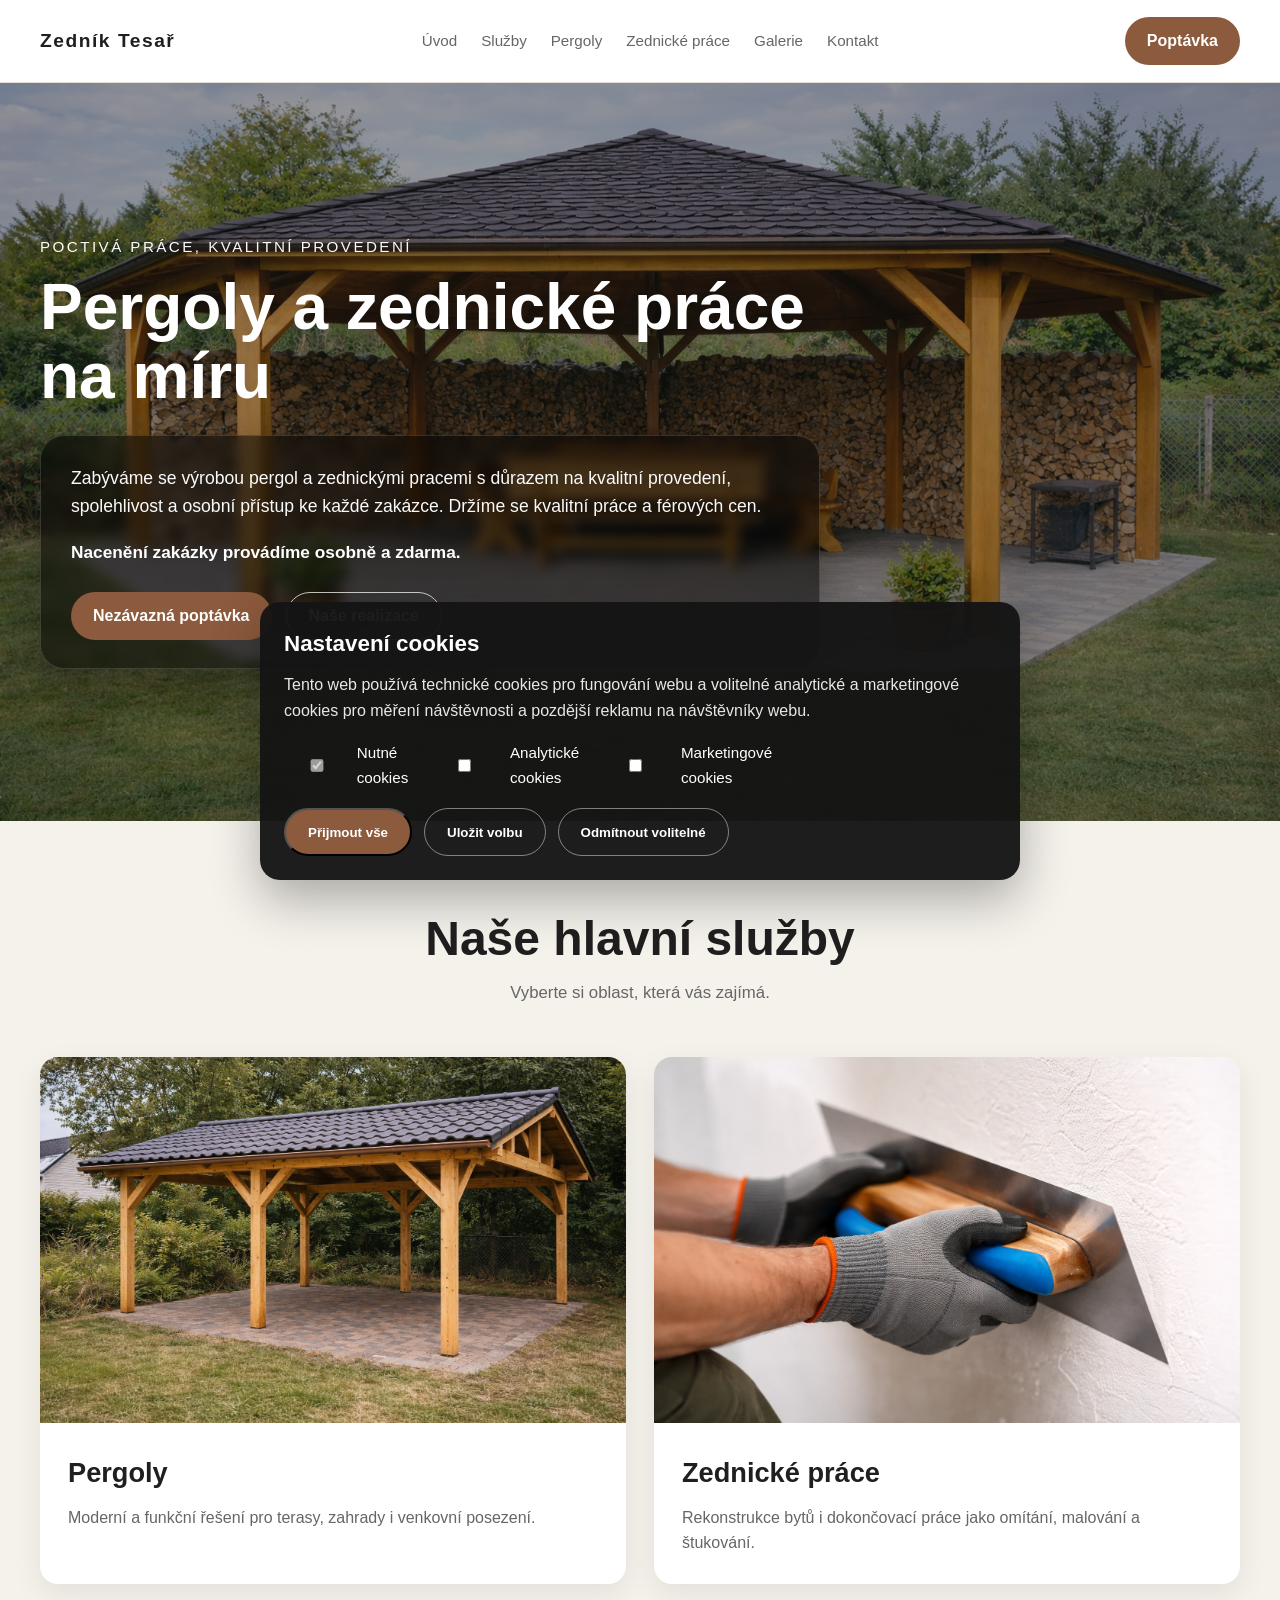
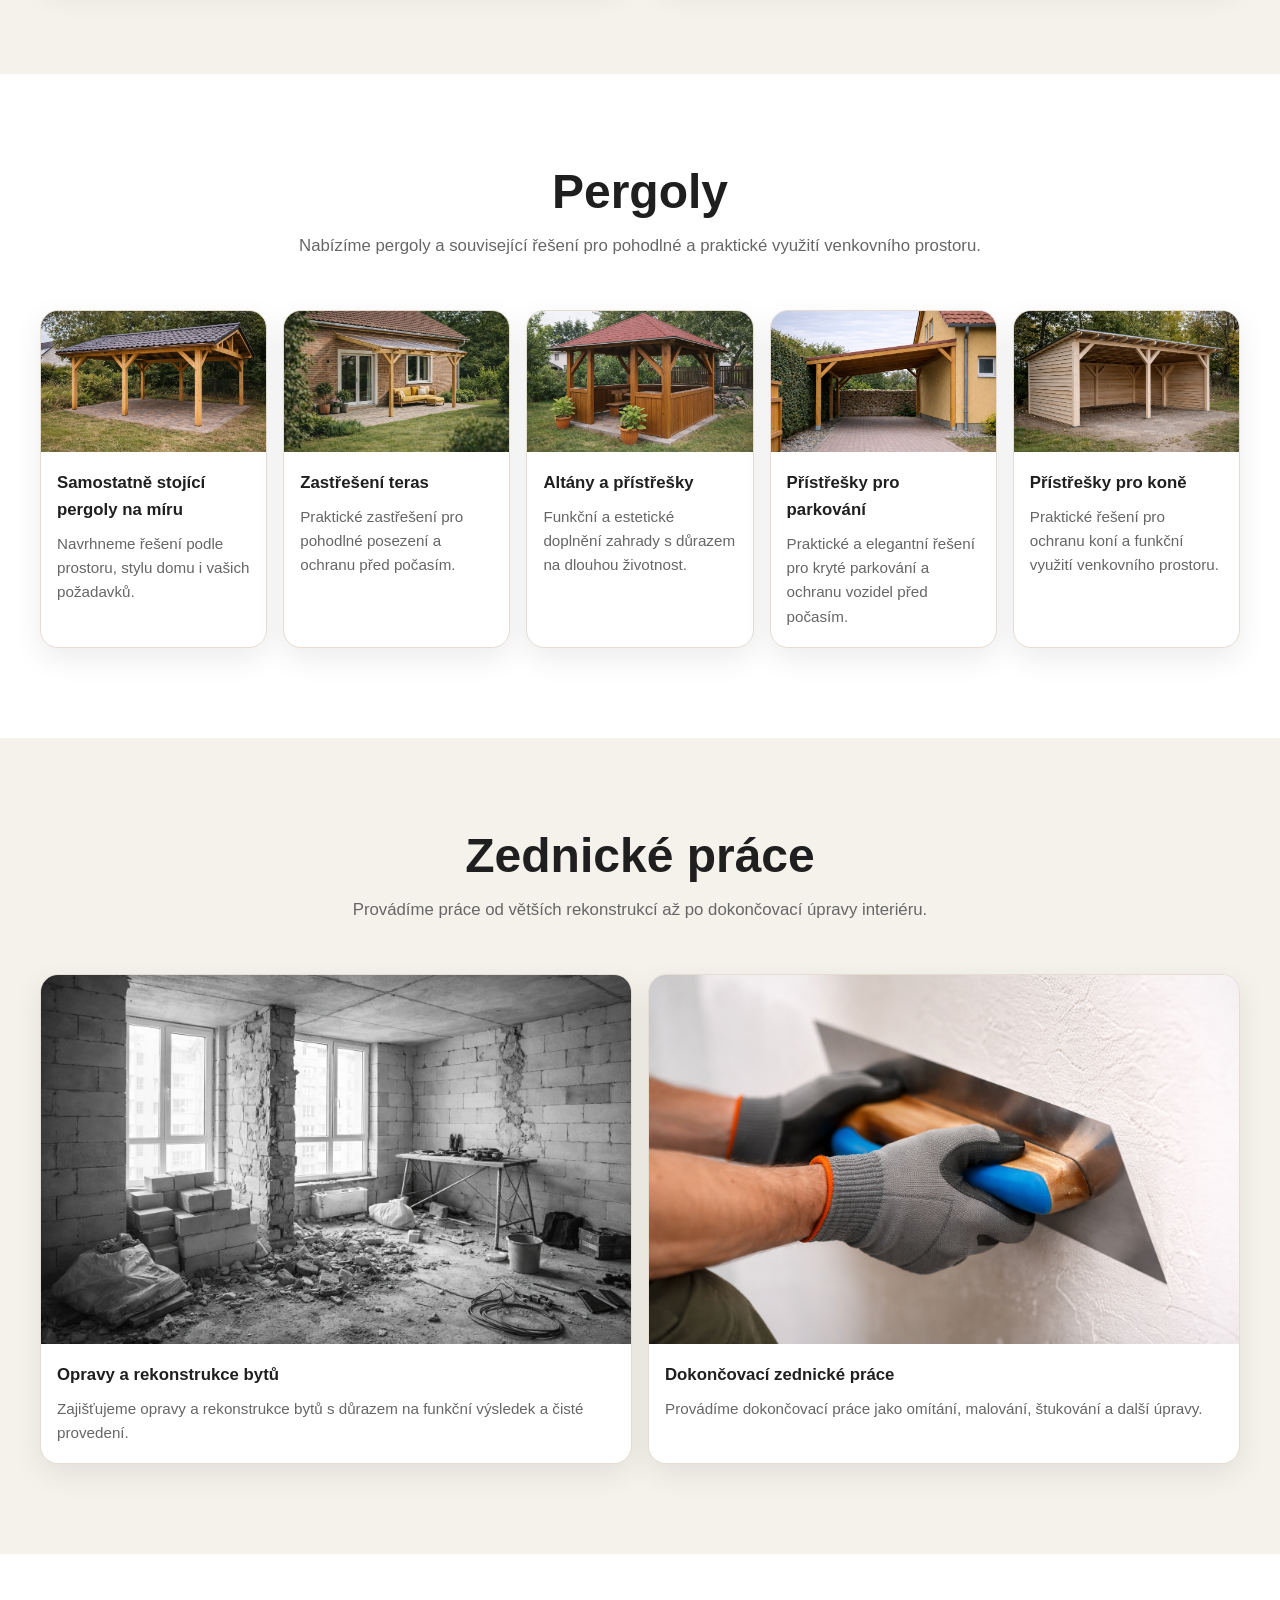
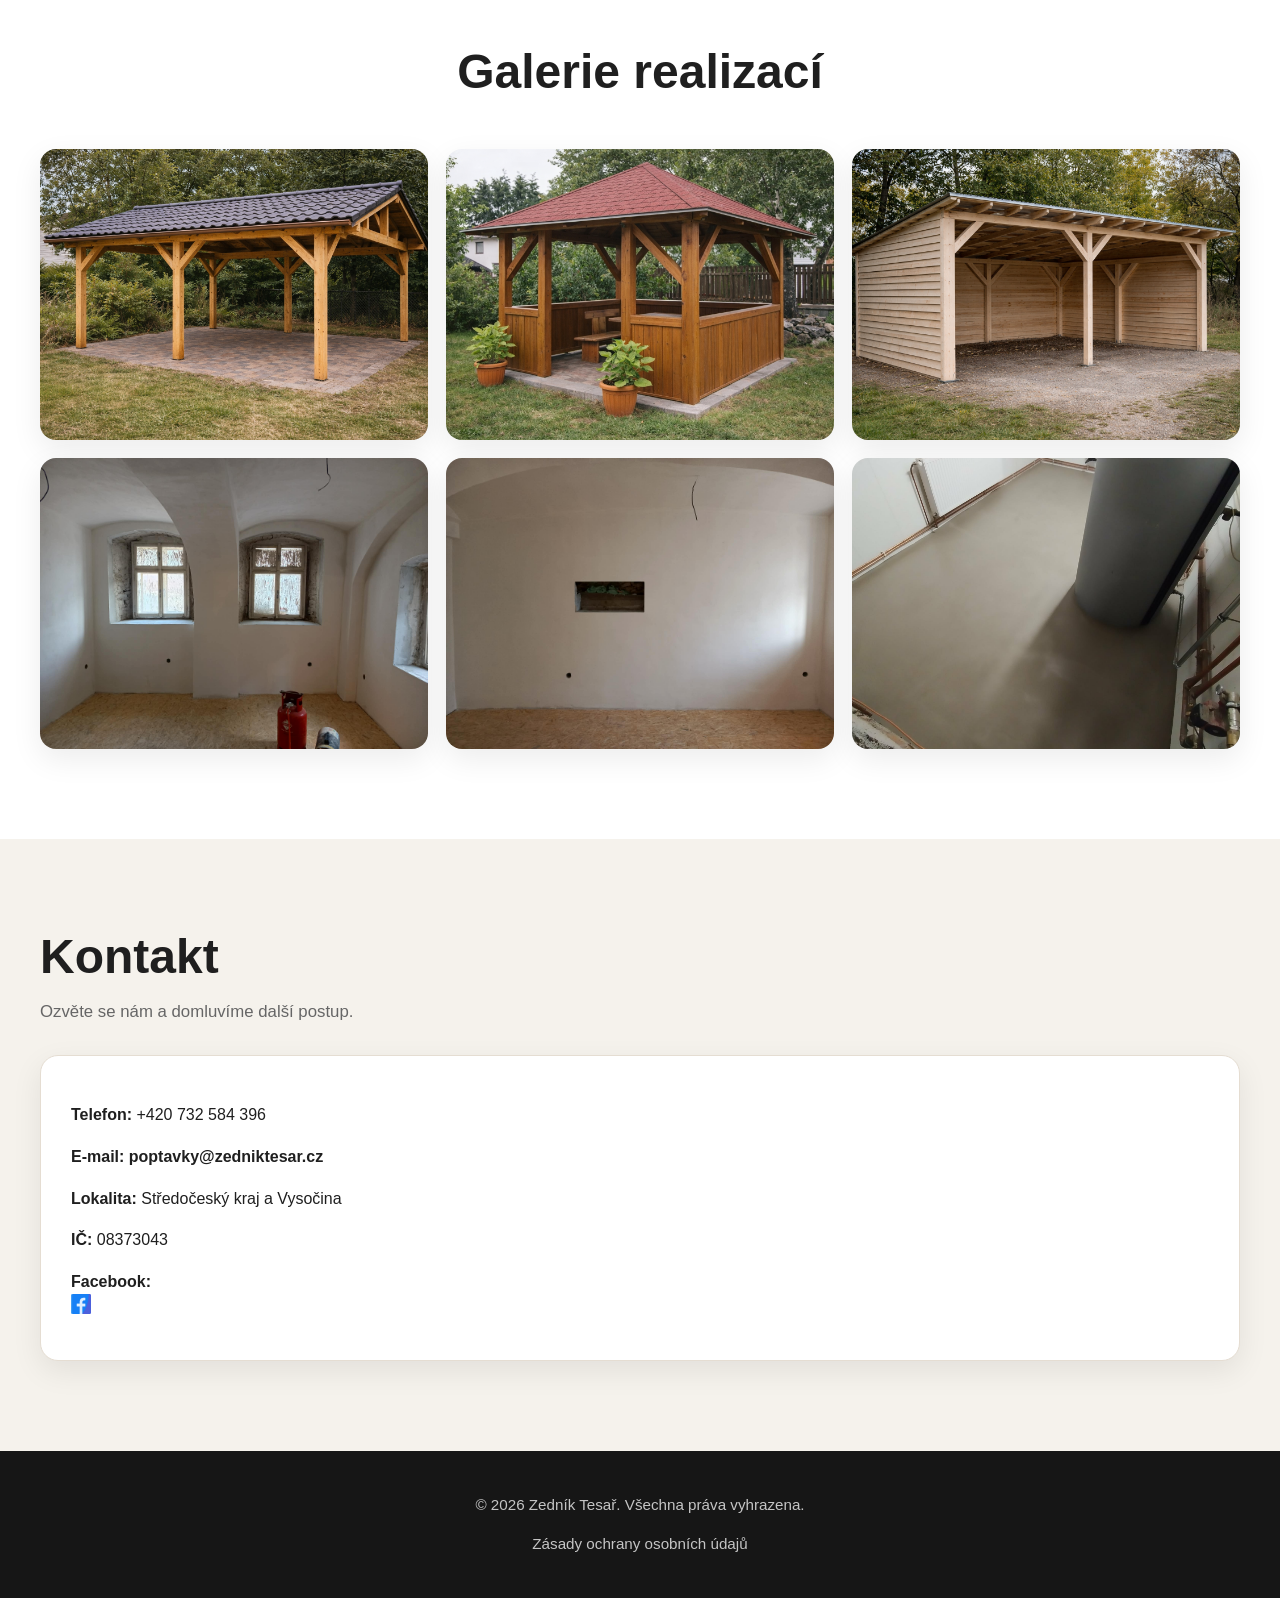
<file: index.html>
<!DOCTYPE html>
<html lang="cs">
<head>
  <meta charset="UTF-8" />
  <meta name="viewport" content="width=device-width, initial-scale=1.0" />
  <title>Pergoly a zednické práce</title>
  <meta name="description" content="Pergoly na míru a zednické práce." />
  <link rel="stylesheet" href="style.css" />
</head>
<body>
  <header class="site-header">
    <div class="container header-inner">
      <a href="#hero" class="logo">Zedník Tesař</a>

      <nav class="main-nav">
        <a href="#hero">Úvod</a>
        <a href="#categories">Služby</a>
        <a href="#pergoly">Pergoly</a>
        <a href="#zdenicke-prace">Zednické práce</a>
        <a href="#galerie">Galerie</a>
        <a href="#kontakt">Kontakt</a>
      </nav>

      <a href="#kontakt" class="btn btn-primary">Poptávka</a>
    </div>
  </header>

  <main>
    <section id="hero" class="hero">
      <div class="hero-overlay">
        <div class="container">
          <p class="hero-subtitle">Poctivá práce, kvalitní provedení</p>

          <h1>Pergoly a zednické práce na míru</h1>

          <div class="hero-panel">
            <p class="hero-text">
              Zabýváme se výrobou pergol a zednickými pracemi s důrazem na kvalitní provedení,
              spolehlivost a osobní přístup ke každé zakázce. Držíme se kvalitní práce a férových cen.
            </p>

            <p class="hero-price-text">
              Nacenění zakázky provádíme osobně a zdarma.
            </p>

            <div class="hero-buttons">
              <a href="#kontakt" class="btn btn-primary">Nezávazná poptávka</a>
              <a href="#galerie" class="btn btn-secondary">Naše realizace</a>
            </div>
          </div>
        </div>
      </div>
    </section>

    <section id="categories" class="section section-light">
      <div class="container">
        <div class="section-heading">
          <h2>Naše hlavní služby</h2>
          <p>Vyberte si oblast, která vás zajímá.</p>
        </div>

        <div class="category-grid">
          <a href="#pergoly" class="category-card">
            <div class="category-image">
              <img src="Samostatně stojící pergoly na míru.png" alt="Pergoly" />
            </div>
            <div class="category-content">
              <h3>Pergoly</h3>
              <p>Moderní a funkční řešení pro terasy, zahrady i venkovní posezení.</p>
            </div>
          </a>

          <a href="#zdenicke-prace" class="category-card">
            <div class="category-image">
              <img src="dokončovací práce.png" alt="Zednické práce" />
            </div>
            <div class="category-content">
              <h3>Zednické práce</h3>
              <p>Rekonstrukce bytů i dokončovací práce jako omítání, malování a štukování.</p>
            </div>
          </a>
        </div>
      </div>
    </section>

    <section id="pergoly" class="section">
      <div class="container">
        <div class="section-heading">
          <h2>Pergoly</h2>
          <p>
            Nabízíme pergoly a související řešení pro pohodlné a praktické využití
            venkovního prostoru.
          </p>
        </div>

        <div class="service-grid service-grid-five">
          <article class="service-card service-link-card">
            <div class="service-image">
              <img src="Samostatně stojící pergoly na míru.png" alt="Samostatně stojící pergoly na míru" />
            </div>
            <h3>Samostatně stojící pergoly na míru</h3>
            <p>Navrhneme řešení podle prostoru, stylu domu i vašich požadavků.</p>
          </article>

          <article class="service-card service-link-card">
            <div class="service-image">
              <img src="terasa.png" alt="Zastřešení teras" />
            </div>
            <h3>Zastřešení teras</h3>
            <p>Praktické zastřešení pro pohodlné posezení a ochranu před počasím.</p>
          </article>

          <article class="service-card service-link-card">
            <div class="service-image">
              <img src="Altány a přístřešky.png" alt="Altány a přístřešky" />
            </div>
            <h3>Altány a přístřešky</h3>
            <p>Funkční a estetické doplnění zahrady s důrazem na dlouhou životnost.</p>
          </article>

          <article class="service-card service-link-card">
            <div class="service-image">
              <img src="pro auto.png" alt="Přístřešky pro parkování" />
            </div>
            <h3>Přístřešky pro parkování</h3>
            <p>Praktické a elegantní řešení pro kryté parkování a ochranu vozidel před počasím.</p>
          </article>

          <article class="service-card service-link-card">
            <div class="service-image">
              <img src="Přístřešky pro koně.png" alt="Přístřešky pro koně" />
            </div>
            <h3>Přístřešky pro koně</h3>
            <p>Praktické řešení pro ochranu koní a funkční využití venkovního prostoru.</p>
          </article>
        </div>
      </div>
    </section>

    <section id="zdenicke-prace" class="section section-light">
      <div class="container">
        <div class="section-heading">
          <h2>Zednické práce</h2>
          <p>Provádíme práce od větších rekonstrukcí až po dokončovací úpravy interiéru.</p>
        </div>

        <div class="service-grid service-grid-two">
          <article class="service-card service-link-card">
            <div class="service-image">
              <img src="rekonstrukce bytů.png" alt="Opravy a rekonstrukce bytů" />
            </div>
            <h3>Opravy a rekonstrukce bytů</h3>
            <p>
              Zajišťujeme opravy a rekonstrukce bytů s důrazem na funkční výsledek
              a čisté provedení.
            </p>
          </article>

          <article class="service-card service-link-card">
            <div class="service-image">
              <img src="dokončovací práce.png" alt="Dokončovací zednické práce" />
            </div>
            <h3>Dokončovací zednické práce</h3>
            <p>
              Provádíme dokončovací práce jako omítání, malování, štukování
              a další úpravy.
            </p>
          </article>
        </div>
      </div>
    </section>

    <section id="galerie" class="section">
      <div class="container">
        <div class="section-heading">
          <h2>Galerie realizací</h2>
        </div>

        <div class="gallery-grid">
          <div class="gallery-item"><img src="Samostatně stojící pergoly na míru.png" alt="Samostatně stojící pergoly na míru" /></div>
          <div class="gallery-item"><img src="Altány a přístřešky.png" alt="Altány a přístřešky" /></div>
          <div class="gallery-item"><img src="Přístřešky pro koně.png" alt="Přístřešky pro koně" /></div>
          <div class="gallery-item"><img src="galerie.jpg" alt="galerie" /></div>
          <div class="gallery-item"><img src="galerie další.jpg" alt="galerie další" /></div>
          <div class="gallery-item"><img src="Beton galerie.jpg" alt="Beton galerie" /></div>
        </div>
      </div>
    </section>

    <section id="kontakt" class="section section-light">
      <div class="container">
        <div class="section-heading section-heading-left">
          <h2>Kontakt</h2>
          <p>Ozvěte se nám a domluvíme další postup.</p>
        </div>

        <div class="contact-box">
          <p><strong>Telefon:</strong> +420 732 584 396</p>
          <p><strong>E-mail:</strong> <strong><a href="mailto:poptavky@zedniktesar.cz">poptavky@zedniktesar.cz</a></strong></p>
          <p><strong>Lokalita:</strong> Středočeský kraj a Vysočina</p>
          <p><strong>IČ:</strong> 08373043</p>
          <p>
  <strong>Facebook:</strong>
  <a href="https://www.facebook.com/profile.php?id=61589714095543" target="_blank">
    <img src="fb.png" alt="Facebook" style="width:20px; vertical-align:middle;">
  </a>
</p>
        </div>
      </div>
    </section>
  </main>

 <footer class="site-footer">
  <div class="container footer-inner">
    <p>© 2026 Zedník Tesař. Všechna práva vyhrazena.</p>
    <p><a href="gdpr.html">Zásady ochrany osobních údajů</a></p>
  </div>
</footer>

  <script>
    document.querySelectorAll('.service-link-card').forEach(function(card) {
      card.addEventListener('click', function() {
        const kontakt = document.getElementById('kontakt');
        if (kontakt) {
          kontakt.scrollIntoView({ behavior: 'smooth', block: 'start' });
        }
      });
    });
  </script>
  <div id="cookie-banner" class="cookie-banner hidden">
  <div class="cookie-box">
    <h3>Nastavení cookies</h3>
    <p>
      Tento web používá technické cookies pro fungování webu a volitelné analytické a marketingové
      cookies pro měření návštěvnosti a pozdější reklamu na návštěvníky webu.
    </p>

    <div class="cookie-options">
      <label class="cookie-option">
        <input type="checkbox" checked disabled>
        <span>Nutné cookies</span>
      </label>

      <label class="cookie-option">
        <input type="checkbox" id="consent-analytics">
        <span>Analytické cookies</span>
      </label>

      <label class="cookie-option">
        <input type="checkbox" id="consent-marketing">
        <span>Marketingové cookies</span>
      </label>
    </div>

    <div class="cookie-actions">
      <button id="cookie-accept-all" class="btn btn-primary" type="button">Přijmout vše</button>
      <button id="cookie-save" class="btn cookie-btn-light" type="button">Uložit volbu</button>
      <button id="cookie-reject" class="btn cookie-btn-light" type="button">Odmítnout volitelné</button>
    </div>
  </div>
</div>

<script>
  const COOKIE_KEY = "zedniktesar_cookie_consent";

  function getConsent() {
    const raw = localStorage.getItem(COOKIE_KEY);
    return raw ? JSON.parse(raw) : null;
  }

  function setConsent(consent) {
    localStorage.setItem(COOKIE_KEY, JSON.stringify(consent));
  }

  function hideBanner() {
    document.getElementById("cookie-banner").classList.add("hidden");
  }

  function showBanner() {
    document.getElementById("cookie-banner").classList.remove("hidden");
  }

  function loadAnalytics() {
    if (window.analyticsLoaded) return;
    window.analyticsLoaded = true;

    console.log("Analytics povoleny");
    // SEM POZDĚJI PŘIDÁME GA4 / GTM
  }

  function loadMarketing() {
    if (window.marketingLoaded) return;
    window.marketingLoaded = true;

    console.log("Marketing povolen");
    // Meta Pixel
!function(f,b,e,v,n,t,s)
{if(f.fbq)return;n=f.fbq=function(){n.callMethod?
n.callMethod.apply(n,arguments):n.queue.push(arguments)};
if(!f._fbq)f._fbq=n;n.push=n;n.loaded=!0;n.version='2.0';
n.queue=[];t=b.createElement(e);t.async=!0;
t.src='https://connect.facebook.net/en_US/fbevents.js';
s=b.getElementsByTagName(e)[0];
s.parentNode.insertBefore(t,s)}(window, document,'script');

fbq('init', '1267462398760678');
fbq('track', 'PageView');
setTimeout(() => {
  document.querySelectorAll('.btn.btn-primary').forEach(el => {
    el.addEventListener('click', function() {
      if (window.fbq) fbq('track', 'Lead');
    });
  });

  document.querySelectorAll('a[href^="mailto:"]').forEach(el => {
    el.addEventListener('click', function() {
      if (window.fbq) fbq('track', 'Lead');
    });
  });
}, 500);
    }

  function applyConsent(consent) {
    if (consent.analytics) loadAnalytics();
    if (consent.marketing) loadMarketing();
  }

  document.addEventListener("DOMContentLoaded", function () {
    const banner = document.getElementById("cookie-banner");
    const analyticsCheckbox = document.getElementById("consent-analytics");
    const marketingCheckbox = document.getElementById("consent-marketing");

    const consent = getConsent();

    if (!consent) {
      showBanner();
    } else {
      applyConsent(consent);
      hideBanner();
    }

    document.getElementById("cookie-accept-all").addEventListener("click", function () {
      const consent = {
        necessary: true,
        analytics: true,
        marketing: true
      };
      setConsent(consent);
      applyConsent(consent);
      hideBanner();
    });

    document.getElementById("cookie-reject").addEventListener("click", function () {
      const consent = {
        necessary: true,
        analytics: false,
        marketing: false
      };
      setConsent(consent);
      hideBanner();
    });

    document.getElementById("cookie-save").addEventListener("click", function () {
      const consent = {
        necessary: true,
        analytics: analyticsCheckbox.checked,
        marketing: marketingCheckbox.checked
      };
      setConsent(consent);
      applyConsent(consent);
      hideBanner();
    });
  });
</script>
</body>
</html>
</file>
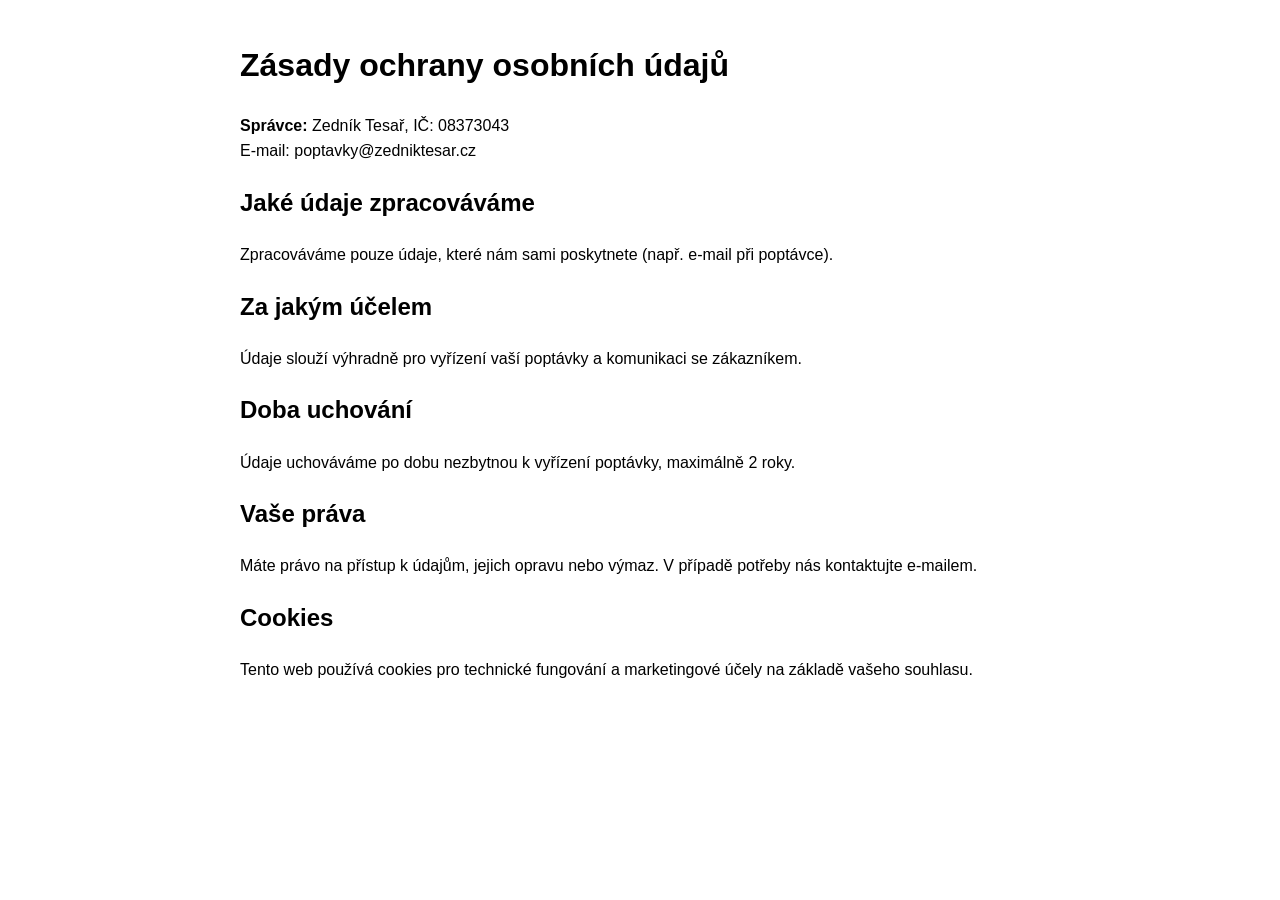
<file: gdpr.html>
<!DOCTYPE html>
<html lang="cs">
<head>
  <meta charset="UTF-8">
  <title>Zásady ochrany osobních údajů</title>
  <meta name="viewport" content="width=device-width, initial-scale=1.0">
</head>
<body style="font-family: Arial; max-width: 800px; margin: 40px auto; line-height: 1.6;">

<h1>Zásady ochrany osobních údajů</h1>

<p><strong>Správce:</strong> Zedník Tesař, IČ: 08373043<br>
E-mail: poptavky@zedniktesar.cz</p>

<h2>Jaké údaje zpracováváme</h2>
<p>Zpracováváme pouze údaje, které nám sami poskytnete (např. e-mail při poptávce).</p>

<h2>Za jakým účelem</h2>
<p>Údaje slouží výhradně pro vyřízení vaší poptávky a komunikaci se zákazníkem.</p>

<h2>Doba uchování</h2>
<p>Údaje uchováváme po dobu nezbytnou k vyřízení poptávky, maximálně 2 roky.</p>

<h2>Vaše práva</h2>
<p>Máte právo na přístup k údajům, jejich opravu nebo výmaz. V případě potřeby nás kontaktujte e-mailem.</p>

<h2>Cookies</h2>
<p>Tento web používá cookies pro technické fungování a marketingové účely na základě vašeho souhlasu.</p>

</body>
</html>
</file>
<file: style.css>
:root {
  --bg: #f5f2ec;
  --white: #ffffff;
  --text: #1f1f1f;
  --muted: #666666;
  --line: #e5ddd2;
  --accent: #8c5a3c;
  --accent-dark: #6f452d;
  --shadow: 0 10px 30px rgba(0, 0, 0, 0.08);
  --radius: 18px;
  --container: 1200px;
}

* { box-sizing: border-box; }
html { scroll-behavior: smooth; }

body {
  margin: 0;
  font-family: Arial, Helvetica, sans-serif;
  color: var(--text);
  background: var(--white);
  line-height: 1.6;
}

img {
  display: block;
  width: 100%;
  height: auto;
}

a {
  color: inherit;
  text-decoration: none;
}

.container {
  width: min(var(--container), calc(100% - 40px));
  margin: 0 auto;
}

.site-header {
  position: sticky;
  top: 0;
  z-index: 1000;
  background: rgba(255, 255, 255, 0.96);
  backdrop-filter: blur(8px);
  border-bottom: 1px solid var(--line);
}

.header-inner {
  display: flex;
  align-items: center;
  justify-content: space-between;
  gap: 20px;
  min-height: 82px;
}

.logo {
  font-size: 1.2rem;
  font-weight: 700;
  letter-spacing: 0.08em;
}

.main-nav {
  display: flex;
  gap: 24px;
  flex-wrap: wrap;
}

.main-nav a {
  font-size: 0.95rem;
  color: var(--muted);
}

.btn {
  display: inline-flex;
  align-items: center;
  justify-content: center;
  min-height: 48px;
  padding: 0 22px;
  border-radius: 999px;
  font-weight: 700;
}

.btn-primary {
  background: var(--accent);
  color: var(--white);
}

.btn-secondary {
  border: 1px solid rgba(255, 255, 255, 0.75);
  color: var(--white);
}

.hero {
  min-height: 82vh;
  background:
    linear-gradient(rgba(20, 20, 20, 0.42), rgba(20, 20, 20, 0.42)),
    url("uvodní.png") center/cover no-repeat;
}

.hero-overlay {
  min-height: 82vh;
  display: flex;
  align-items: center;
}

.hero-subtitle {
  margin: 0 0 14px;
  font-size: 0.95rem;
  text-transform: uppercase;
  letter-spacing: 0.16em;
  color: rgba(255, 255, 255, 0.98);
}

.hero h1 {
  margin: 0 0 24px;
  font-size: clamp(2.4rem, 5vw, 4.8rem);
  line-height: 1.08;
  color: #ffffff;
  max-width: 820px;
}

.hero-panel {
  max-width: 780px;
  padding: 28px 30px;
  background: rgba(0, 0, 0, 0.52);
  border: 1px solid rgba(255, 255, 255, 0.14);
  border-radius: 24px;
  backdrop-filter: blur(6px);
  box-shadow: 0 20px 50px rgba(0, 0, 0, 0.30);
}

.hero-text {
  margin: 0 0 18px;
  font-size: 1.1rem;
  max-width: 700px;
  color: rgba(255, 255, 255, 0.98);
}

.hero-price-text {
  margin: 0 0 26px;
  font-size: 1.08rem;
  font-weight: 700;
  color: #ffffff;
}

.hero-buttons {
  display: flex;
  gap: 14px;
  flex-wrap: wrap;
}

.section {
  padding: 90px 0;
}

.section-light {
  background: var(--bg);
}

.section-heading {
  text-align: center;
  max-width: 760px;
  margin: 0 auto 50px;
}

.section-heading-left {
  text-align: left;
  margin: 0 0 30px;
}

.section-heading h2 {
  margin: 0 0 14px;
  font-size: clamp(2rem, 4vw, 3rem);
  line-height: 1.15;
}

.section-heading p {
  margin: 0;
  color: var(--muted);
  font-size: 1.05rem;
}

.category-grid {
  display: grid;
  grid-template-columns: repeat(2, 1fr);
  gap: 28px;
}

.category-card {
  background: var(--white);
  border-radius: var(--radius);
  overflow: hidden;
  box-shadow: var(--shadow);
}

.category-image {
  aspect-ratio: 16 / 10;
  overflow: hidden;
}

.category-image img,
.service-image img,
.gallery-item img {
  width: 100%;
  height: 100%;
  object-fit: cover;
}

.category-content {
  padding: 28px;
}

.category-content h3 {
  margin: 0 0 10px;
  font-size: 1.7rem;
}

.category-content p {
  margin: 0;
  color: var(--muted);
}

.service-grid {
  display: grid;
  grid-template-columns: repeat(4, 1fr);
  gap: 16px;
}

.service-grid-five {
  grid-template-columns: repeat(5, 1fr);
}

.service-grid-two {
  grid-template-columns: repeat(2, 1fr);
}

.service-card {
  background: var(--white);
  border: 1px solid var(--line);
  border-radius: var(--radius);
  overflow: hidden;
  box-shadow: var(--shadow);
}

.service-link-card {
  cursor: pointer;
  transition: transform 0.2s ease, box-shadow 0.2s ease;
}

.service-link-card:hover {
  transform: translateY(-4px);
  box-shadow: 0 16px 34px rgba(0, 0, 0, 0.12);
}

.service-image {
  aspect-ratio: 16 / 10;
  overflow: hidden;
}

.service-card h3 {
  margin: 18px 16px 8px;
  font-size: 1.05rem;
}

.service-card p {
  margin: 0 16px 18px;
  color: var(--muted);
  font-size: 0.95rem;
}

.gallery-grid {
  display: grid;
  grid-template-columns: repeat(3, 1fr);
  gap: 18px;
}

.gallery-item {
  border-radius: 16px;
  overflow: hidden;
  box-shadow: var(--shadow);
  aspect-ratio: 4 / 3;
}

.contact-grid {
  display: grid;
  grid-template-columns: 1fr;
  gap: 30px;
  align-items: start;
}

.contact-box,
.form-box {
  background: var(--white);
  border: 1px solid var(--line);
  border-radius: var(--radius);
  padding: 30px;
  box-shadow: var(--shadow);
}

.form-box h3 {
  margin-top: 0;
  margin-bottom: 20px;
}

form {
  display: grid;
  gap: 14px;
}

input,
textarea {
  width: 100%;
  border: 1px solid var(--line);
  border-radius: 12px;
  padding: 14px 16px;
  font: inherit;
  color: var(--text);
  background: var(--white);
}

.site-footer {
  padding: 26px 0;
  background: #161616;
  color: rgba(255, 255, 255, 0.75);
}

.footer-inner {
  text-align: center;
  font-size: 0.95rem;
}

@media (max-width: 1280px) {
  .service-grid-five {
    grid-template-columns: repeat(5, 1fr);
  }
}

@media (max-width: 1100px) {
  .service-grid {
    grid-template-columns: repeat(2, 1fr);
  }

  .gallery-grid {
    grid-template-columns: repeat(2, 1fr);
  }

  .service-grid-five {
    grid-template-columns: repeat(2, 1fr);
  }
}

@media (max-width: 860px) {
  .site-header {
    position: static;
  }

  .container {
    width: calc(100% - 24px);
  }

  .header-inner {
    display: flex;
    flex-direction: column;
    align-items: stretch;
    justify-content: center;
    min-height: auto;
    gap: 8px;
    padding: 10px 0;
  }

  .logo {
    text-align: center;
    font-size: 0.95rem;
    letter-spacing: 0.04em;
  }

  .main-nav {
    display: flex !important;
    flex-wrap: nowrap !important;
    overflow-x: auto !important;
    overflow-y: hidden !important;
    gap: 8px !important;
    width: 100%;
    padding: 4px 2px 8px;
    justify-content: flex-start !important;
    align-items: center;
    scrollbar-width: none;
    -ms-overflow-style: none;
    white-space: nowrap;
  }

  .main-nav::-webkit-scrollbar {
    display: none;
  }

  .main-nav a {
    flex: 0 0 auto !important;
    display: inline-flex;
    align-items: center;
    justify-content: center;
    white-space: nowrap !important;
    font-size: 0.78rem !important;
    line-height: 1;
    padding: 8px 12px !important;
    border: 1px solid var(--line);
    border-radius: 999px;
    background: #fff;
    color: var(--text);
  }

  .header-inner > .btn,
  .site-header .btn-primary {
    display: none !important;
  }

  .category-grid,
  .service-grid,
  .service-grid-five,
  .service-grid-two,
  .gallery-grid,
  .contact-grid {
    grid-template-columns: 1fr;
  }

  .section {
    padding: 70px 0;
  }

  .hero,
  .hero-overlay {
    min-height: auto;
  }

  .hero-panel {
    padding: 24px 20px;
  }

  .hero h1 {
    font-size: clamp(2rem, 8vw, 3rem);
  }
}
.cookie-banner {
  position: fixed;
  left: 20px;
  right: 20px;
  bottom: 20px;
  z-index: 9999;
}

.cookie-banner.hidden {
  display: none;
}

.cookie-box {
  max-width: 760px;
  margin: 0 auto;
  background: rgba(20, 20, 20, 0.96);
  color: #fff;
  border-radius: 20px;
  padding: 24px;
  box-shadow: 0 20px 50px rgba(0,0,0,0.3);
}

.cookie-box h3 {
  margin: 0 0 10px;
  font-size: 1.4rem;
}

.cookie-box p {
  margin: 0 0 18px;
  color: rgba(255,255,255,0.9);
}

.cookie-options {
  display: flex;
  gap: 18px;
  flex-wrap: wrap;
  margin-bottom: 18px;
}

.cookie-option {
  display: flex;
  align-items: center;
  gap: 8px;
  font-size: 0.95rem;
}

.cookie-actions {
  display: flex;
  gap: 12px;
  flex-wrap: wrap;
}

.cookie-btn-light {
  background: transparent;
  color: #fff;
  border: 1px solid rgba(255,255,255,0.45);
}

@media (max-width: 860px) {
  .cookie-banner {
    left: 12px;
    right: 12px;
    bottom: 12px;
  }

  .cookie-box {
    padding: 18px;
    border-radius: 16px;
  }

  .cookie-actions {
    flex-direction: column;
  }

  .cookie-actions .btn {
    width: 100%;
  }
}
</file>
